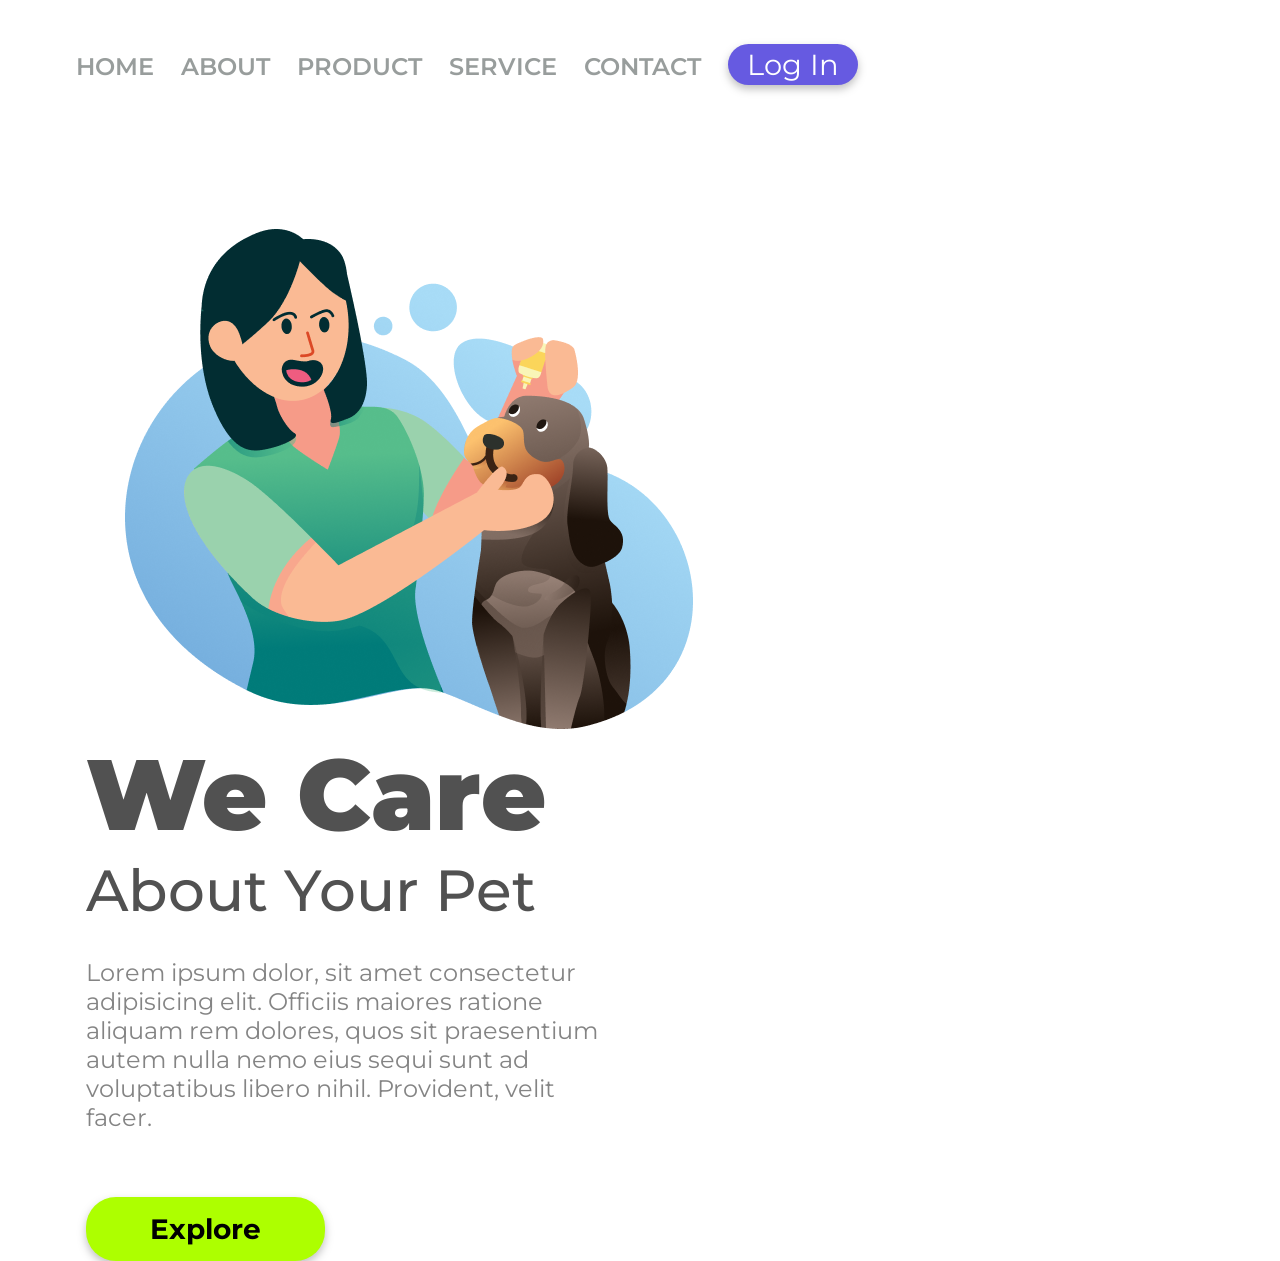
<file: index.html>
<!DOCTYPE html>
<html lang="pt-br">

<head>
    <meta charset="UTF-8">
    <meta name="viewport" content="width=, initial-scale=1.0">
    <title>We Care</title>
    <link rel="stylesheet" href="./styles.css">
    <link rel="preconnect" href="https://fonts.googleapis.com">
    <link rel="preconnect" href="https://fonts.gstatic.com" crossorigin>
    <link href="https://fonts.googleapis.com/css2?family=Montserrat:ital,wght@0,600;400;500;700;900;1,600&display=swap"
        rel="stylesheet">
</head>

<body>
    <header>
        <a class="link-header">Home</a>
        <a class="link-header">About</a>
        <a class="link-header">Product</a>
        <a class="link-header">Service</a>
        <a class="link-header">Contact</a>
        <button id="login">Log In</button>
    </header>
    <main>
        <img class="img" src="./img/Illustration2.png" alt="we-care-logo">
        <section>
            <h1>We Care</h1>
            <h2>About Your Pet</h2>
            <p>Lorem ipsum dolor, sit amet consectetur adipisicing elit. Officiis maiores ratione aliquam rem dolores, quos sit praesentium autem nulla nemo eius sequi sunt ad voluptatibus
             libero nihil. Provident, velit facer.</p>
            <button class="explore"><b>Explore</b></button>
        </section>
    </main>
</body>

</html>
</file>
<file: styles.css>
* {
        font-family: 'Montserrat', sans-serif;
        margin: 0;
        padding: 0;
        box-sizing: border-box;

    }


    header {
        margin: 44px 0px 144px 76px;
        text-transform: uppercase;

    }

    .link-header {
        font-weight: 600;
        font-size: 24px;
        line-height: 29px;
        color: #989D9C;
        cursor: pointer;
        margin-right: 23px;
    }

    #login {
        background: #665ae1;
        border-radius: 20.5px;
        width: 130px;
        height: 41px;
        border: none;
        font-weight: 87px;
        font-size: 29px;
        line-height: 29px;
        color: #FFFFFF;
        cursor: pointer;
        filter: drop-shadow(0px 4px 4px rgba(0, 0, 0, 0.25));

    }


    .img {
        width: 568px;
        height: 500px;
        margin-left: 125px;
        display: inline-block;
    }

    section {
        margin-left: 86px;
        display: inline-block;


    }


    h1 {
        font-weight: 900;
        font-size: 100px;
        line-height: 122px;
        color: #515151;
    }

    h2 {
        font-weight: 500;
        font-size: 58px;
        line-height: 71px;
        color: #515151;
    }

    p {
        width: 515px;
        font-weight: 400;
        font-size: 24px;
        line-height: 29px;
        color: #848484;
        ;
        margin-top: 32px;
        margin-bottom: 65px;

    }

    .explore {
        background: #adff00;
        border-radius: 30px;
        width: 239px;
        height: 64px;
        border: none;
        filter: drop-shadow(0px 4px 4px rgba(0, 0, 0, 0.25));
        cursor: pointer;
        font-weight: 700px;
        font-size: 28px;
        line-height: 34px;
        color: #000000;
    }

    @media screen and (max-width: 390px) {
        p {
            display: none;

        }

        header {
            display: none;
        }

        main {
            max-width: 300px;
            margin: 0px;
            text-align: center;
            height: 100px;
        }

        .img {
            width: 354px;
            height: 317px;
            display: block;
            margin-top: 149px;
            margin-left: 14px;
            margin-right: 22px;
        }

        h1 {
            font-size: 50px;
            width: 263px;
            height: 52px;
            margin-bottom: 20px;

        }

        section {
            margin-left: 70px;

        }

        h2 {
            font-size: 30px;
            width: 232px;
            height: 37px;
            margin-left: 15px;

        }

        #login {
            width: 239px;
            height: 64px;
            position: absolute;
            right: 50%
        }

        button {
            margin-top: 35px;
            color: #000000;
            text-transform: uppercase;
        }
    }

    @media screen and (max-width: 480px) {
        p {
            display: none;
        }

        header {
            display: none;
        }

        main {
            max-width: 300px;
            margin: 0px;
            text-align: center;
            height: 100px;
        }

        .img {
            width: 370px;
            height: 330px;
            display: block;
            margin-top: 100px;
            margin-left: 22px;
            margin-right: 22px;
        }

        h1 {
            font-size: 50px;
            width: 263px;
            height: 52px;
            margin-bottom: 30px;
            text-align: center;

        }

        section {
            margin-left: 70px;

        }

        h2 {
            font-size: 30px;
            width: 232px;
            height: 37px;
            margin-left: 15px;
            text-align: center;

        }

        #login {
            width: 239px;
            height: 64px;
            position: absolute;
            right: 50%
        }

        .explore {
            margin-top: 40px;
        }
        
    }
</file>
<file: Proj/styles.css>
* {
        font-family: 'Montserrat', sans-serif;
        margin: 0;
        padding: 0;
        box-sizing: border-box;

    }


    header {
        margin: 44px 0px 144px 76px;
        text-transform: uppercase;

    }

    .link-header {
        font-weight: 600;
        font-size: 24px;
        line-height: 29px;
        color: #989D9C;
        cursor: pointer;
        margin-right: 23px;
    }

    #login {
        background: #665ae1;
        border-radius: 20.5px;
        width: 130px;
        height: 41px;
        border: none;
        font-weight: 87px;
        font-size: 29px;
        line-height: 29px;
        color: #FFFFFF;
        cursor: pointer;
        filter: drop-shadow(0px 4px 4px rgba(0, 0, 0, 0.25));

    }


    .img {
        width: 568px;
        height: 500px;
        margin-left: 125px;
        display: inline-block;
    }

    section {
        margin-left: 86px;
        display: inline-block;


    }


    h1 {
        font-weight: 900;
        font-size: 100px;
        line-height: 122px;
        color: #515151;
    }

    h2 {
        font-weight: 500;
        font-size: 58px;
        line-height: 71px;
        color: #515151;
    }

    p {
        width: 515px;
        font-weight: 400;
        font-size: 24px;
        line-height: 29px;
        color: #848484;
        ;
        margin-top: 32px;
        margin-bottom: 65px;

    }

    .explore {
        background: #adff00;
        border-radius: 30px;
        width: 239px;
        height: 64px;
        border: none;
        filter: drop-shadow(0px 4px 4px rgba(0, 0, 0, 0.25));
        cursor: pointer;
        font-weight: 700px;
        font-size: 28px;
        line-height: 34px;
        color: #000000;
    }

    @media screen and (max-width: 390px) {
        p {
            display: none;

        }

        header {
            display: none;
        }

        main {
            max-width: 300px;
            margin: 0px;
            text-align: center;
            height: 100px;
        }

        .img {
            width: 354px;
            height: 317px;
            display: block;
            margin-top: 149px;
            margin-left: 14px;
            margin-right: 22px;
        }

        h1 {
            font-size: 50px;
            width: 263px;
            height: 52px;
            margin-bottom: 20px;

        }

        section {
            margin-left: 70px;

        }

        h2 {
            font-size: 30px;
            width: 232px;
            height: 37px;
            margin-left: 15px;

        }

        #login {
            width: 239px;
            height: 64px;
            position: absolute;
            right: 50%
        }

        button {
            margin-top: 35px;
            color: #000000;
            text-transform: uppercase;
        }
    }

    @media screen and (max-width: 480px) {
        p {
            display: none;
        }

        header {
            display: none;
        }

        main {
            max-width: 300px;
            margin: 0px;
            text-align: center;
            height: 100px;
        }

        .img {
            width: 370px;
            height: 330px;
            display: block;
            margin-top: 100px;
            margin-left: 22px;
            margin-right: 22px;
        }

        h1 {
            font-size: 50px;
            width: 263px;
            height: 52px;
            margin-bottom: 30px;
            text-align: center;

        }

        section {
            margin-left: 70px;

        }

        h2 {
            font-size: 30px;
            width: 232px;
            height: 37px;
            margin-left: 15px;
            text-align: center;

        }

        #login {
            width: 239px;
            height: 64px;
            position: absolute;
            right: 50%
        }

        .explore {
            margin-top: 40px;
        }
        
    }
</file>
